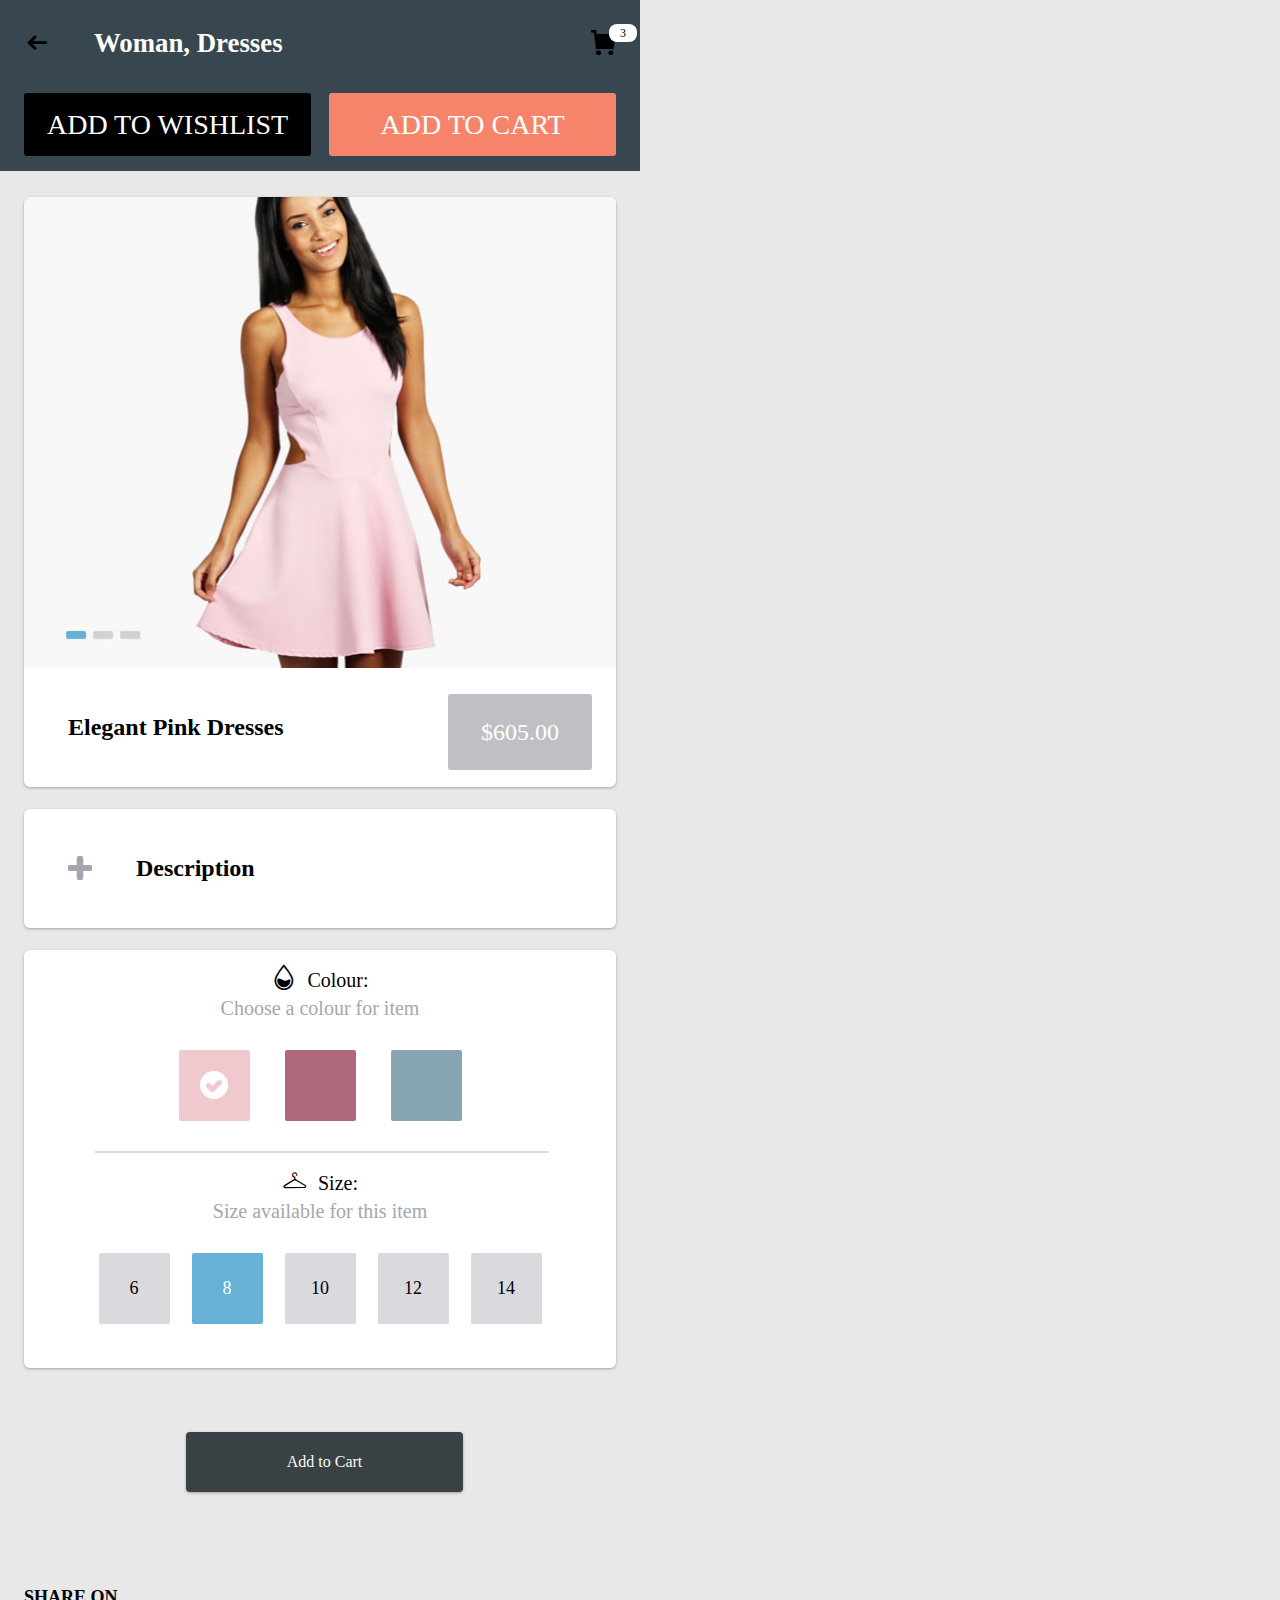
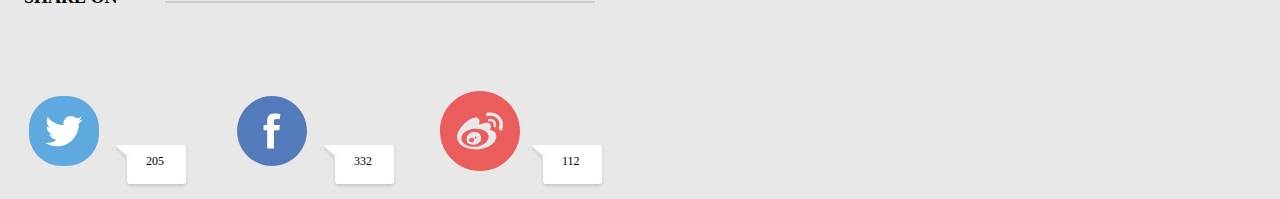
<file: lx/index.html>
<!DOCTYPE html>
<html lang="zh">
<head>
	<meta charset="UTF-8">
	<meta name="viewport" content="width=device-width, initial-scale=1.0">
	<meta http-equiv="X-UA-Compatible" content="ie=edge">
	<title>移动端商城</title>
	<link rel="stylesheet" href="css/common.css">
	<link rel="stylesheet" href="css/style.css">
	<link rel="stylesheet" href="font/iconfont.css">
	<script src="font/iconfont.js"></script>
	 <script>
	    window.onload = window.onresize = function(){
	        var view_width = document.getElementsByTagName('html')[0].getBoundingClientRect().width;
	        var _html = document.getElementsByTagName('html')[0];
	        view_width>640?_html.style.fontSize = 640 / 16 + 'px':_html.style.fontSize = view_width / 16 + 'px';
	    }
	</script>
	<style>
		.icon {
		  width: 2rem;
		  height: 2rem;
		  vertical-align: -0.15em;
		  fill: currentColor;
		  overflow: hidden;
		}
	</style>
</head>
<body>

	<header>
		<div class="top cearfix">
			<span class="iconfont fl">&#xe65d;</span>
			<h6 class="fl">Woman, Dresses</h6>
			<span class="iconfont icon-gouwuche fr"><i>3</i></span>
		</div>
		<div class="btn cearfix">
			<a href="#" class="btn1 fl">ADD TO WISHLIST</a><a href="#" class="btn2 fr">ADD TO CART</a>
		</div>
	</header>
	
<div class="bn">
	<div class="banner">
		<div>
			<img src="images/img.jpg" alt="">
		</div>
		<div class="bn_text">
			<p class="fl">Elegant Pink Dresses</p>
			<a href="#" class="fr">$605.00</a>
		</div>
	</div>
	
	<div class="banner">
		
		<div class="bn_text mt22">
			<p class="fl jia">Description</p>
			
		</div>
	</div>
	
	<div class="banner cl">
		<span class="iconfont icon-fenzu yd"></span>
		<p class="ccc">Colour:</p>
		<p class="ch">Choose a colour for item</p>
		<ul>
			<li class="lx"></li>
			<li class="lxx"></li>
			<li class="lxxx"></li>
		</ul>
		<hr>
		<span class="iconfont icon-V yd"></span>
		<p class="ccc">Size:</p>
		<p class="ch">Size available for this item</p>
		<ul class="ss">
			<li>6</li>
			<li class="active">8</li>
			<li>10</li>
			<li>12</li>
			<li class="yx">14</li>
		</ul>
	</div>
	<div class="add"><a href="">Add to Cart</a></div>
	<span class="sha">SHARE ON</span>
	<div class="hx"><hr></div>
	<div class="footer">
	<div class="jj">
	<svg class="icon" aria-hidden="true">
		<use xlink:href="#icon-twitter"></use>
	</svg>
	</div>
	<span>205</span>
	<div class="jj">
	<svg class="icon" aria-hidden="true">
		<use xlink:href="#icon-facebook"></use>
	</svg>
   	</div>
	<span>332</span>
	<div class="jj">
	<svg class="icon" aria-hidden="true">
		<use xlink:href="#icon-weibo"></use>
	</svg>
	</div>
	<span>112</span>
	</div>
</div>
</body>
</html>
</file>
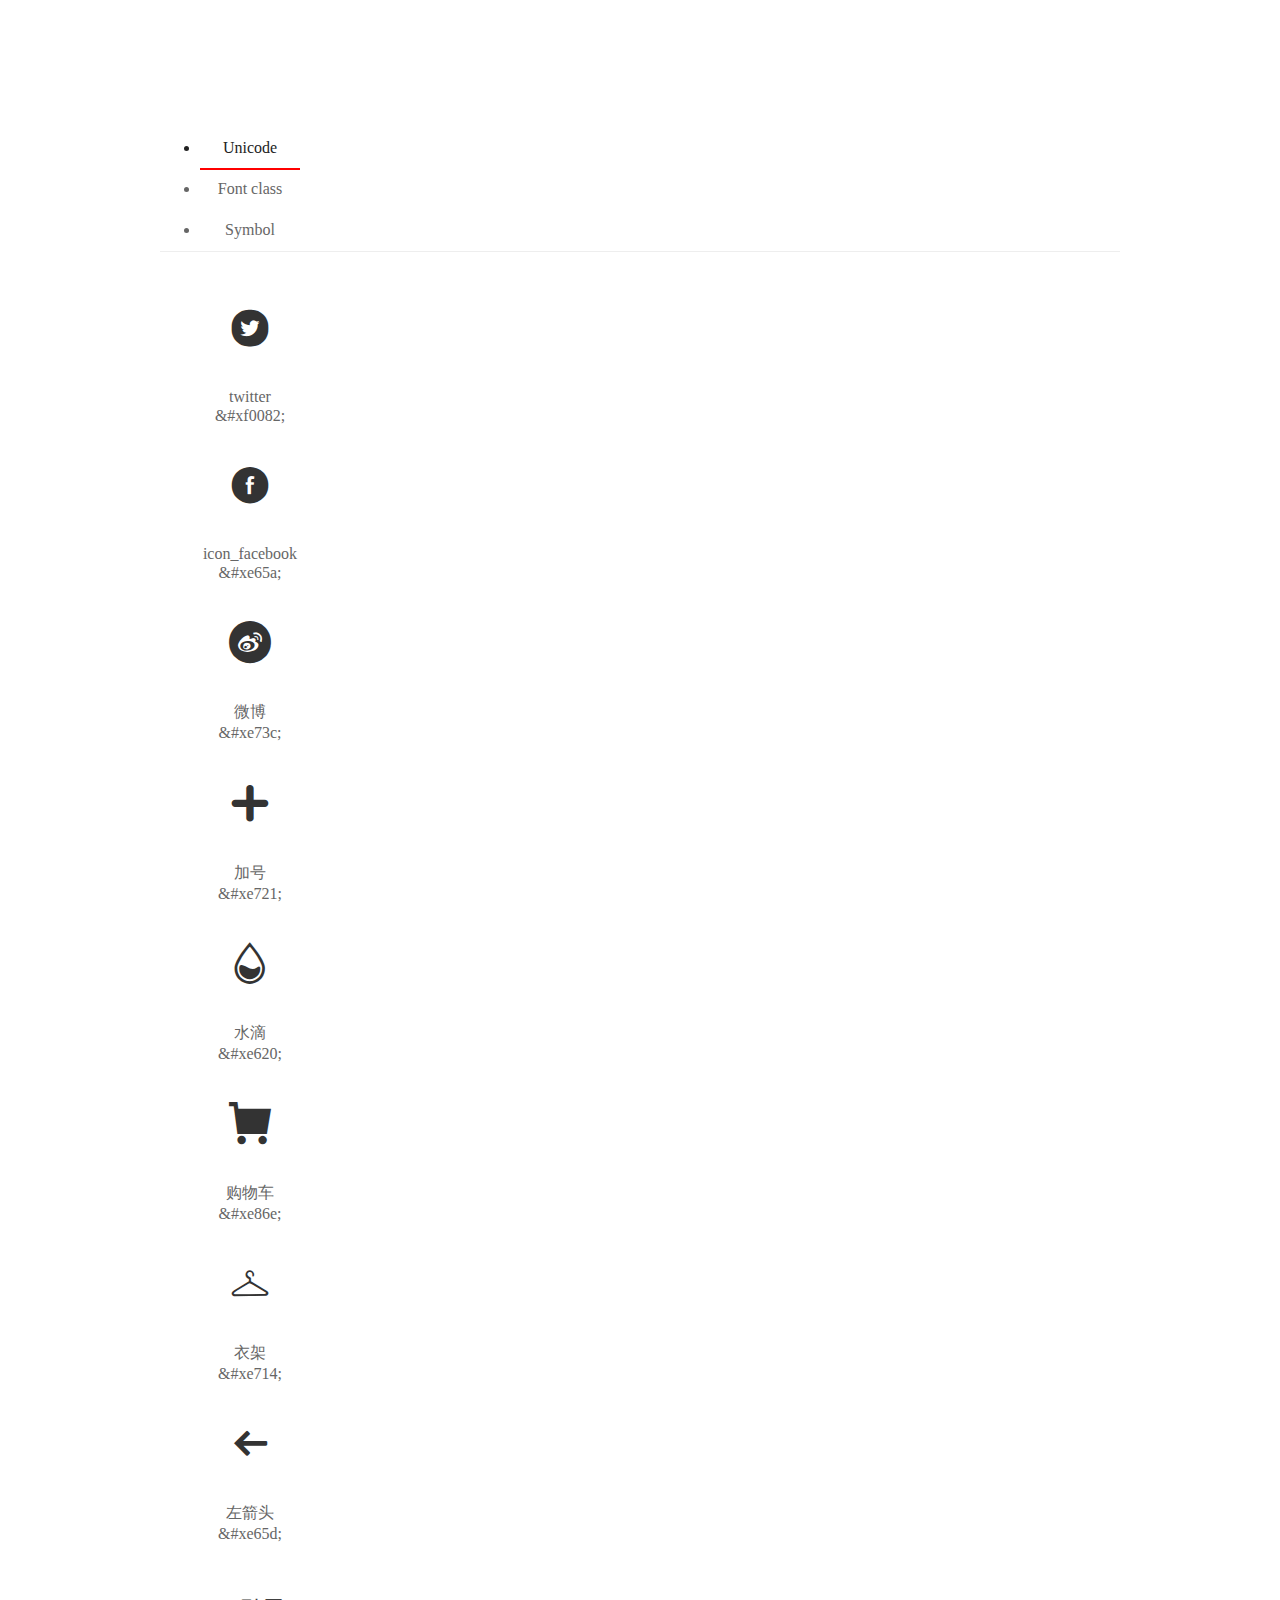
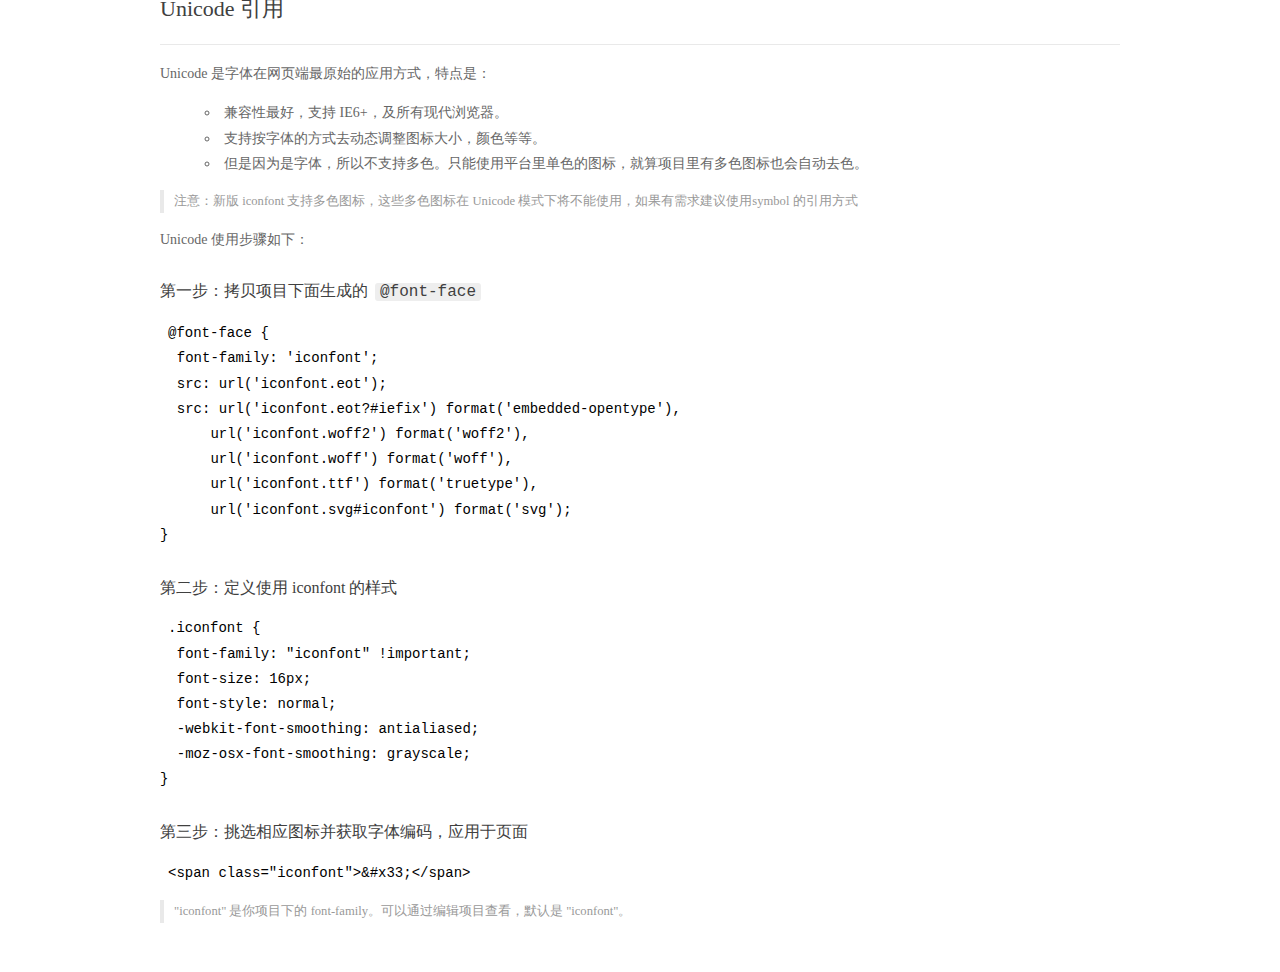
<file: lx/font/demo_index.html>
<!DOCTYPE html>
<html>
<head>
  <meta charset="utf-8"/>
  <title>IconFont Demo</title>
  <link rel="shortcut icon" href="https://img.alicdn.com/tps/i4/TB1_oz6GVXXXXaFXpXXJDFnIXXX-64-64.ico" type="image/x-icon"/>
  <link rel="stylesheet" href="https://g.alicdn.com/thx/cube/1.3.2/cube.min.css">
  <link rel="stylesheet" href="demo.css">
  <link rel="stylesheet" href="iconfont.css">
  <script src="iconfont.js"></script>
  <!-- jQuery -->
  <script src="https://a1.alicdn.com/oss/uploads/2018/12/26/7bfddb60-08e8-11e9-9b04-53e73bb6408b.js"></script>
  <!-- 代码高亮 -->
  <script src="https://a1.alicdn.com/oss/uploads/2018/12/26/a3f714d0-08e6-11e9-8a15-ebf944d7534c.js"></script>
</head>
<body>
  <div class="main">
    <h1 class="logo"><a href="https://www.iconfont.cn/" title="iconfont 首页" target="_blank">&#xe86b;</a></h1>
    <div class="nav-tabs">
      <ul id="tabs" class="dib-box">
        <li class="dib active"><span>Unicode</span></li>
        <li class="dib"><span>Font class</span></li>
        <li class="dib"><span>Symbol</span></li>
      </ul>
      
    </div>
    <div class="tab-container">
      <div class="content unicode" style="display: block;">
          <ul class="icon_lists dib-box">
          
            <li class="dib">
              <span class="icon iconfont">&#xf0082;</span>
                <div class="name">twitter</div>
                <div class="code-name">&amp;#xf0082;</div>
              </li>
          
            <li class="dib">
              <span class="icon iconfont">&#xe65a;</span>
                <div class="name">icon_facebook</div>
                <div class="code-name">&amp;#xe65a;</div>
              </li>
          
            <li class="dib">
              <span class="icon iconfont">&#xe73c;</span>
                <div class="name">微博</div>
                <div class="code-name">&amp;#xe73c;</div>
              </li>
          
            <li class="dib">
              <span class="icon iconfont">&#xe721;</span>
                <div class="name">加号</div>
                <div class="code-name">&amp;#xe721;</div>
              </li>
          
            <li class="dib">
              <span class="icon iconfont">&#xe620;</span>
                <div class="name">水滴</div>
                <div class="code-name">&amp;#xe620;</div>
              </li>
          
            <li class="dib">
              <span class="icon iconfont">&#xe86e;</span>
                <div class="name">购物车</div>
                <div class="code-name">&amp;#xe86e;</div>
              </li>
          
            <li class="dib">
              <span class="icon iconfont">&#xe714;</span>
                <div class="name">衣架</div>
                <div class="code-name">&amp;#xe714;</div>
              </li>
          
            <li class="dib">
              <span class="icon iconfont">&#xe65d;</span>
                <div class="name">左箭头</div>
                <div class="code-name">&amp;#xe65d;</div>
              </li>
          
          </ul>
          <div class="article markdown">
          <h2 id="unicode-">Unicode 引用</h2>
          <hr>

          <p>Unicode 是字体在网页端最原始的应用方式，特点是：</p>
          <ul>
            <li>兼容性最好，支持 IE6+，及所有现代浏览器。</li>
            <li>支持按字体的方式去动态调整图标大小，颜色等等。</li>
            <li>但是因为是字体，所以不支持多色。只能使用平台里单色的图标，就算项目里有多色图标也会自动去色。</li>
          </ul>
          <blockquote>
            <p>注意：新版 iconfont 支持多色图标，这些多色图标在 Unicode 模式下将不能使用，如果有需求建议使用symbol 的引用方式</p>
          </blockquote>
          <p>Unicode 使用步骤如下：</p>
          <h3 id="-font-face">第一步：拷贝项目下面生成的 <code>@font-face</code></h3>
<pre><code class="language-css"
>@font-face {
  font-family: 'iconfont';
  src: url('iconfont.eot');
  src: url('iconfont.eot?#iefix') format('embedded-opentype'),
      url('iconfont.woff2') format('woff2'),
      url('iconfont.woff') format('woff'),
      url('iconfont.ttf') format('truetype'),
      url('iconfont.svg#iconfont') format('svg');
}
</code></pre>
          <h3 id="-iconfont-">第二步：定义使用 iconfont 的样式</h3>
<pre><code class="language-css"
>.iconfont {
  font-family: "iconfont" !important;
  font-size: 16px;
  font-style: normal;
  -webkit-font-smoothing: antialiased;
  -moz-osx-font-smoothing: grayscale;
}
</code></pre>
          <h3 id="-">第三步：挑选相应图标并获取字体编码，应用于页面</h3>
<pre>
<code class="language-html"
>&lt;span class="iconfont"&gt;&amp;#x33;&lt;/span&gt;
</code></pre>
          <blockquote>
            <p>"iconfont" 是你项目下的 font-family。可以通过编辑项目查看，默认是 "iconfont"。</p>
          </blockquote>
          </div>
      </div>
      <div class="content font-class">
        <ul class="icon_lists dib-box">
          
          <li class="dib">
            <span class="icon iconfont icon-twitter"></span>
            <div class="name">
              twitter
            </div>
            <div class="code-name">.icon-twitter
            </div>
          </li>
          
          <li class="dib">
            <span class="icon iconfont icon-facebook"></span>
            <div class="name">
              icon_facebook
            </div>
            <div class="code-name">.icon-facebook
            </div>
          </li>
          
          <li class="dib">
            <span class="icon iconfont icon-weibo"></span>
            <div class="name">
              微博
            </div>
            <div class="code-name">.icon-weibo
            </div>
          </li>
          
          <li class="dib">
            <span class="icon iconfont icon-jiahao"></span>
            <div class="name">
              加号
            </div>
            <div class="code-name">.icon-jiahao
            </div>
          </li>
          
          <li class="dib">
            <span class="icon iconfont icon-fenzu"></span>
            <div class="name">
              水滴
            </div>
            <div class="code-name">.icon-fenzu
            </div>
          </li>
          
          <li class="dib">
            <span class="icon iconfont icon-gouwuche"></span>
            <div class="name">
              购物车
            </div>
            <div class="code-name">.icon-gouwuche
            </div>
          </li>
          
          <li class="dib">
            <span class="icon iconfont icon-V"></span>
            <div class="name">
              衣架
            </div>
            <div class="code-name">.icon-V
            </div>
          </li>
          
          <li class="dib">
            <span class="icon iconfont icon-arrowLeft-fill"></span>
            <div class="name">
              左箭头
            </div>
            <div class="code-name">.icon-arrowLeft-fill
            </div>
          </li>
          
        </ul>
        <div class="article markdown">
        <h2 id="font-class-">font-class 引用</h2>
        <hr>

        <p>font-class 是 Unicode 使用方式的一种变种，主要是解决 Unicode 书写不直观，语意不明确的问题。</p>
        <p>与 Unicode 使用方式相比，具有如下特点：</p>
        <ul>
          <li>兼容性良好，支持 IE8+，及所有现代浏览器。</li>
          <li>相比于 Unicode 语意明确，书写更直观。可以很容易分辨这个 icon 是什么。</li>
          <li>因为使用 class 来定义图标，所以当要替换图标时，只需要修改 class 里面的 Unicode 引用。</li>
          <li>不过因为本质上还是使用的字体，所以多色图标还是不支持的。</li>
        </ul>
        <p>使用步骤如下：</p>
        <h3 id="-fontclass-">第一步：引入项目下面生成的 fontclass 代码：</h3>
<pre><code class="language-html">&lt;link rel="stylesheet" href="./iconfont.css"&gt;
</code></pre>
        <h3 id="-">第二步：挑选相应图标并获取类名，应用于页面：</h3>
<pre><code class="language-html">&lt;span class="iconfont icon-xxx"&gt;&lt;/span&gt;
</code></pre>
        <blockquote>
          <p>"
            iconfont" 是你项目下的 font-family。可以通过编辑项目查看，默认是 "iconfont"。</p>
        </blockquote>
      </div>
      </div>
      <div class="content symbol">
          <ul class="icon_lists dib-box">
          
            <li class="dib">
                <svg class="icon svg-icon" aria-hidden="true">
                  <use xlink:href="#icon-twitter"></use>
                </svg>
                <div class="name">twitter</div>
                <div class="code-name">#icon-twitter</div>
            </li>
          
            <li class="dib">
                <svg class="icon svg-icon" aria-hidden="true">
                  <use xlink:href="#icon-facebook"></use>
                </svg>
                <div class="name">icon_facebook</div>
                <div class="code-name">#icon-facebook</div>
            </li>
          
            <li class="dib">
                <svg class="icon svg-icon" aria-hidden="true">
                  <use xlink:href="#icon-weibo"></use>
                </svg>
                <div class="name">微博</div>
                <div class="code-name">#icon-weibo</div>
            </li>
          
            <li class="dib">
                <svg class="icon svg-icon" aria-hidden="true">
                  <use xlink:href="#icon-jiahao"></use>
                </svg>
                <div class="name">加号</div>
                <div class="code-name">#icon-jiahao</div>
            </li>
          
            <li class="dib">
                <svg class="icon svg-icon" aria-hidden="true">
                  <use xlink:href="#icon-fenzu"></use>
                </svg>
                <div class="name">水滴</div>
                <div class="code-name">#icon-fenzu</div>
            </li>
          
            <li class="dib">
                <svg class="icon svg-icon" aria-hidden="true">
                  <use xlink:href="#icon-gouwuche"></use>
                </svg>
                <div class="name">购物车</div>
                <div class="code-name">#icon-gouwuche</div>
            </li>
          
            <li class="dib">
                <svg class="icon svg-icon" aria-hidden="true">
                  <use xlink:href="#icon-V"></use>
                </svg>
                <div class="name">衣架</div>
                <div class="code-name">#icon-V</div>
            </li>
          
            <li class="dib">
                <svg class="icon svg-icon" aria-hidden="true">
                  <use xlink:href="#icon-arrowLeft-fill"></use>
                </svg>
                <div class="name">左箭头</div>
                <div class="code-name">#icon-arrowLeft-fill</div>
            </li>
          
          </ul>
          <div class="article markdown">
          <h2 id="symbol-">Symbol 引用</h2>
          <hr>

          <p>这是一种全新的使用方式，应该说这才是未来的主流，也是平台目前推荐的用法。相关介绍可以参考这篇<a href="">文章</a>
            这种用法其实是做了一个 SVG 的集合，与另外两种相比具有如下特点：</p>
          <ul>
            <li>支持多色图标了，不再受单色限制。</li>
            <li>通过一些技巧，支持像字体那样，通过 <code>font-size</code>, <code>color</code> 来调整样式。</li>
            <li>兼容性较差，支持 IE9+，及现代浏览器。</li>
            <li>浏览器渲染 SVG 的性能一般，还不如 png。</li>
          </ul>
          <p>使用步骤如下：</p>
          <h3 id="-symbol-">第一步：引入项目下面生成的 symbol 代码：</h3>
<pre><code class="language-html">&lt;script src="./iconfont.js"&gt;&lt;/script&gt;
</code></pre>
          <h3 id="-css-">第二步：加入通用 CSS 代码（引入一次就行）：</h3>
<pre><code class="language-html">&lt;style&gt;
.icon {
  width: 1em;
  height: 1em;
  vertical-align: -0.15em;
  fill: currentColor;
  overflow: hidden;
}
&lt;/style&gt;
</code></pre>
          <h3 id="-">第三步：挑选相应图标并获取类名，应用于页面：</h3>
<pre><code class="language-html">&lt;svg class="icon" aria-hidden="true"&gt;
  &lt;use xlink:href="#icon-xxx"&gt;&lt;/use&gt;
&lt;/svg&gt;
</code></pre>
          </div>
      </div>

    </div>
  </div>
  <script>
  $(document).ready(function () {
      $('.tab-container .content:first').show()

      $('#tabs li').click(function (e) {
        var tabContent = $('.tab-container .content')
        var index = $(this).index()

        if ($(this).hasClass('active')) {
          return
        } else {
          $('#tabs li').removeClass('active')
          $(this).addClass('active')

          tabContent.hide().eq(index).fadeIn()
        }
      })
    })
  </script>
</body>
</html>
</file>
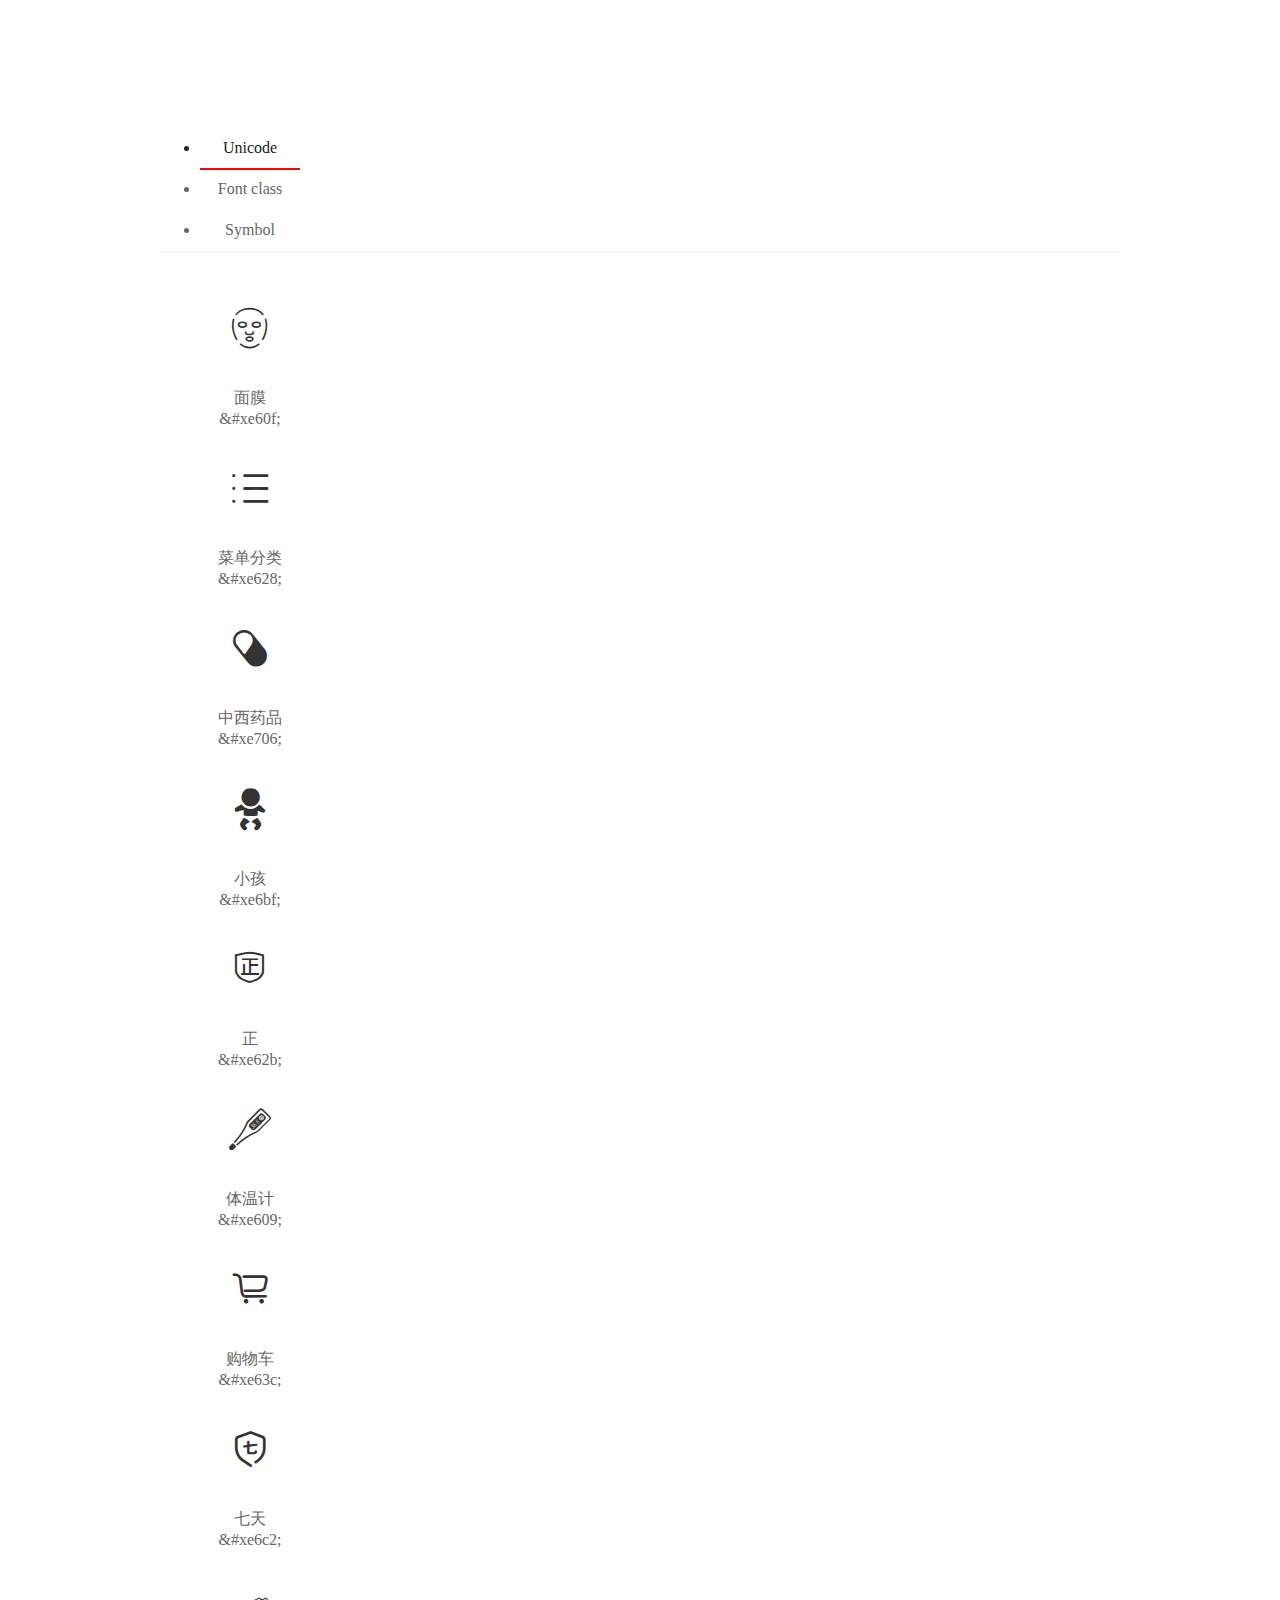
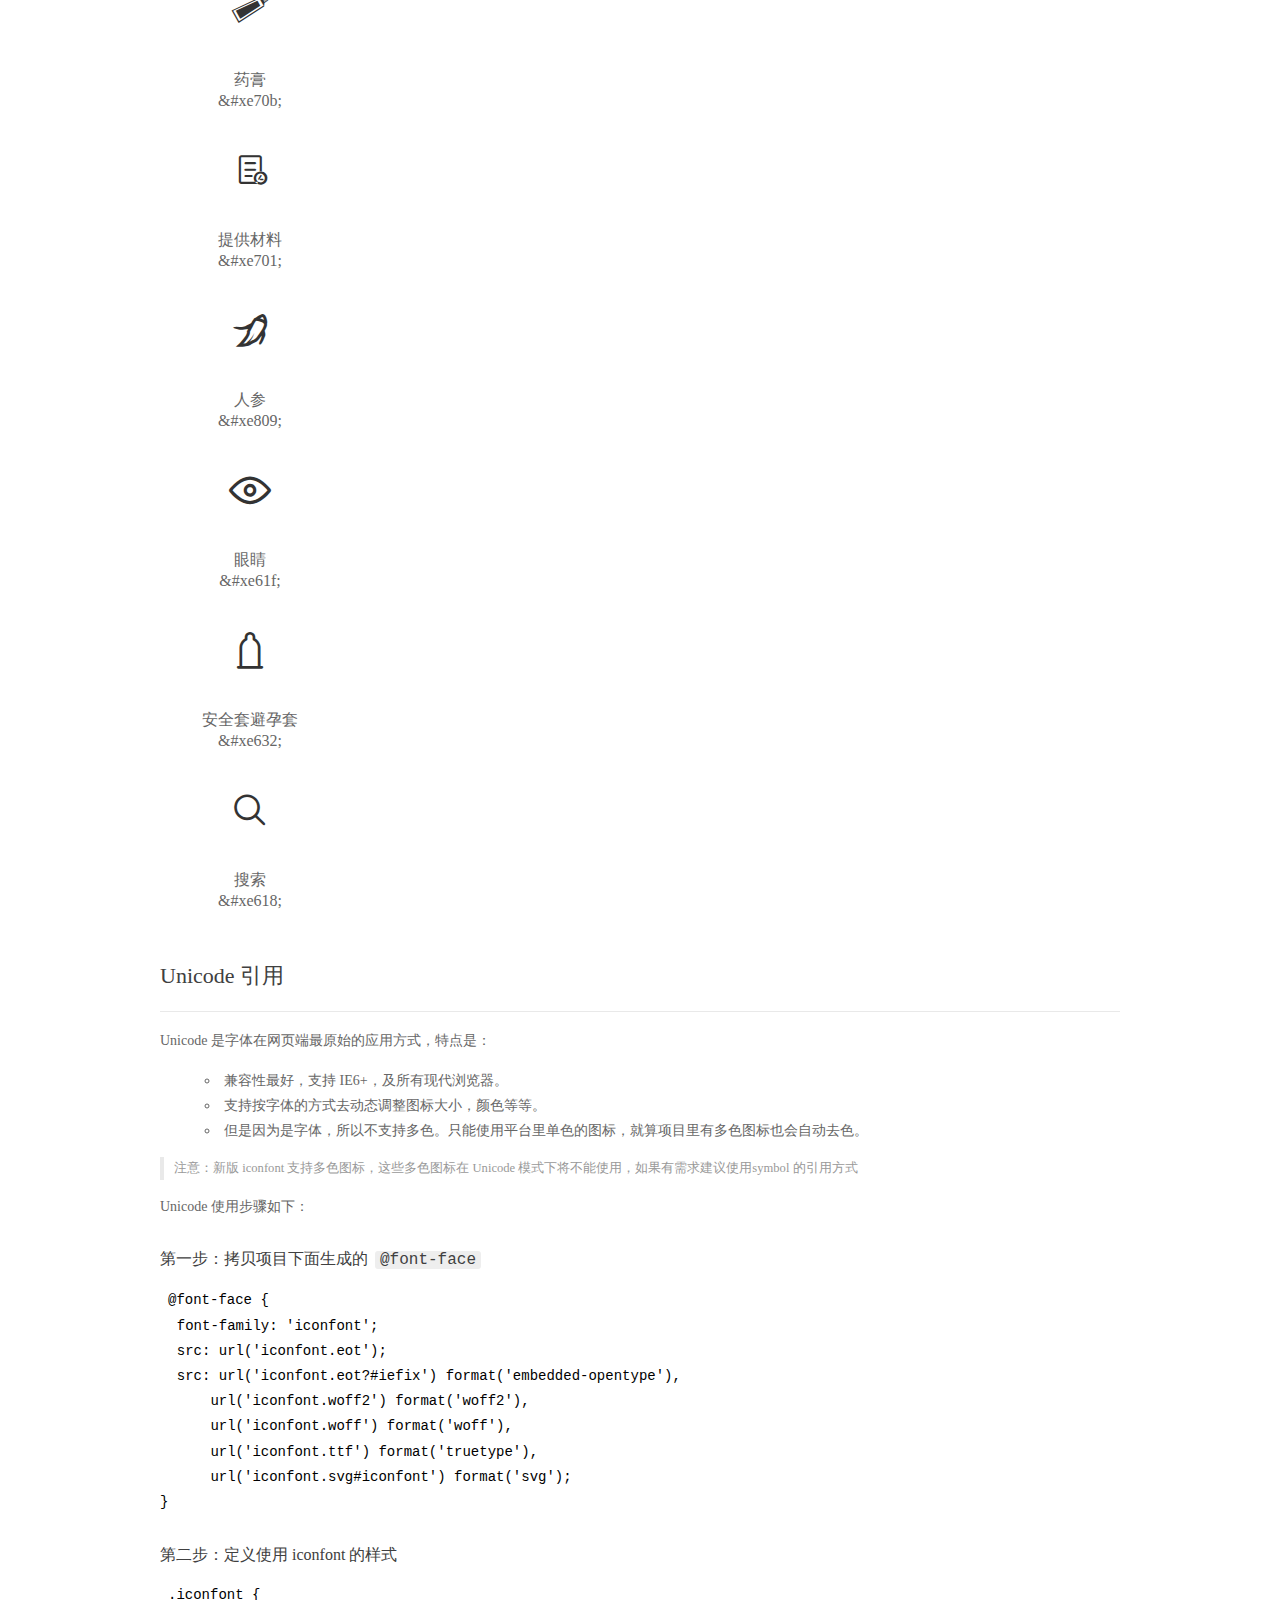
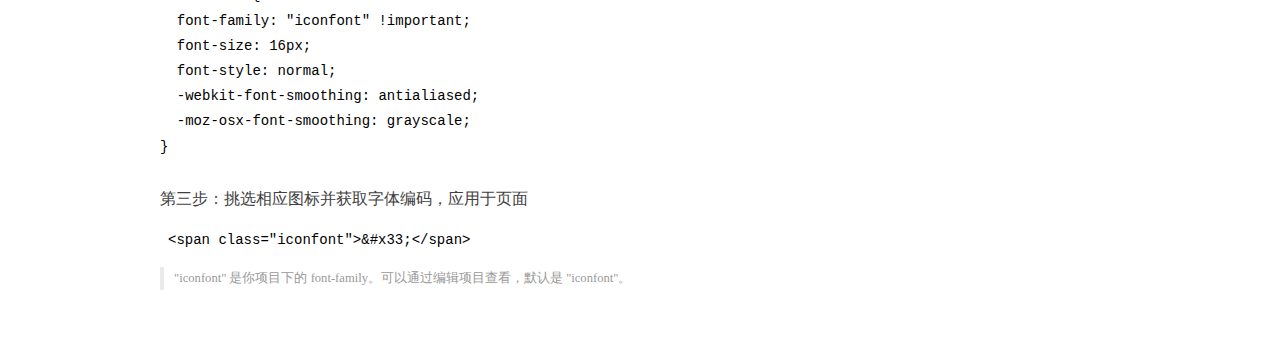
<file: yiyao/font/demo_index.html>
<!DOCTYPE html>
<html>
<head>
  <meta charset="utf-8"/>
  <title>IconFont Demo</title>
  <link rel="shortcut icon" href="https://img.alicdn.com/tps/i4/TB1_oz6GVXXXXaFXpXXJDFnIXXX-64-64.ico" type="image/x-icon"/>
  <link rel="stylesheet" href="https://g.alicdn.com/thx/cube/1.3.2/cube.min.css">
  <link rel="stylesheet" href="demo.css">
  <link rel="stylesheet" href="iconfont.css">
  <script src="iconfont.js"></script>
  <!-- jQuery -->
  <script src="https://a1.alicdn.com/oss/uploads/2018/12/26/7bfddb60-08e8-11e9-9b04-53e73bb6408b.js"></script>
  <!-- 代码高亮 -->
  <script src="https://a1.alicdn.com/oss/uploads/2018/12/26/a3f714d0-08e6-11e9-8a15-ebf944d7534c.js"></script>
</head>
<body>
  <div class="main">
    <h1 class="logo"><a href="https://www.iconfont.cn/" title="iconfont 首页" target="_blank">&#xe86b;</a></h1>
    <div class="nav-tabs">
      <ul id="tabs" class="dib-box">
        <li class="dib active"><span>Unicode</span></li>
        <li class="dib"><span>Font class</span></li>
        <li class="dib"><span>Symbol</span></li>
      </ul>
      
    </div>
    <div class="tab-container">
      <div class="content unicode" style="display: block;">
          <ul class="icon_lists dib-box">
          
            <li class="dib">
              <span class="icon iconfont">&#xe60f;</span>
                <div class="name">面膜</div>
                <div class="code-name">&amp;#xe60f;</div>
              </li>
          
            <li class="dib">
              <span class="icon iconfont">&#xe628;</span>
                <div class="name">菜单分类</div>
                <div class="code-name">&amp;#xe628;</div>
              </li>
          
            <li class="dib">
              <span class="icon iconfont">&#xe706;</span>
                <div class="name">中西药品</div>
                <div class="code-name">&amp;#xe706;</div>
              </li>
          
            <li class="dib">
              <span class="icon iconfont">&#xe6bf;</span>
                <div class="name">小孩</div>
                <div class="code-name">&amp;#xe6bf;</div>
              </li>
          
            <li class="dib">
              <span class="icon iconfont">&#xe62b;</span>
                <div class="name">正</div>
                <div class="code-name">&amp;#xe62b;</div>
              </li>
          
            <li class="dib">
              <span class="icon iconfont">&#xe609;</span>
                <div class="name">体温计</div>
                <div class="code-name">&amp;#xe609;</div>
              </li>
          
            <li class="dib">
              <span class="icon iconfont">&#xe63c;</span>
                <div class="name">购物车</div>
                <div class="code-name">&amp;#xe63c;</div>
              </li>
          
            <li class="dib">
              <span class="icon iconfont">&#xe6c2;</span>
                <div class="name">七天</div>
                <div class="code-name">&amp;#xe6c2;</div>
              </li>
          
            <li class="dib">
              <span class="icon iconfont">&#xe70b;</span>
                <div class="name">药膏</div>
                <div class="code-name">&amp;#xe70b;</div>
              </li>
          
            <li class="dib">
              <span class="icon iconfont">&#xe701;</span>
                <div class="name">提供材料</div>
                <div class="code-name">&amp;#xe701;</div>
              </li>
          
            <li class="dib">
              <span class="icon iconfont">&#xe809;</span>
                <div class="name">人参</div>
                <div class="code-name">&amp;#xe809;</div>
              </li>
          
            <li class="dib">
              <span class="icon iconfont">&#xe61f;</span>
                <div class="name">眼睛</div>
                <div class="code-name">&amp;#xe61f;</div>
              </li>
          
            <li class="dib">
              <span class="icon iconfont">&#xe632;</span>
                <div class="name">安全套避孕套</div>
                <div class="code-name">&amp;#xe632;</div>
              </li>
          
            <li class="dib">
              <span class="icon iconfont">&#xe618;</span>
                <div class="name">搜索</div>
                <div class="code-name">&amp;#xe618;</div>
              </li>
          
          </ul>
          <div class="article markdown">
          <h2 id="unicode-">Unicode 引用</h2>
          <hr>

          <p>Unicode 是字体在网页端最原始的应用方式，特点是：</p>
          <ul>
            <li>兼容性最好，支持 IE6+，及所有现代浏览器。</li>
            <li>支持按字体的方式去动态调整图标大小，颜色等等。</li>
            <li>但是因为是字体，所以不支持多色。只能使用平台里单色的图标，就算项目里有多色图标也会自动去色。</li>
          </ul>
          <blockquote>
            <p>注意：新版 iconfont 支持多色图标，这些多色图标在 Unicode 模式下将不能使用，如果有需求建议使用symbol 的引用方式</p>
          </blockquote>
          <p>Unicode 使用步骤如下：</p>
          <h3 id="-font-face">第一步：拷贝项目下面生成的 <code>@font-face</code></h3>
<pre><code class="language-css"
>@font-face {
  font-family: 'iconfont';
  src: url('iconfont.eot');
  src: url('iconfont.eot?#iefix') format('embedded-opentype'),
      url('iconfont.woff2') format('woff2'),
      url('iconfont.woff') format('woff'),
      url('iconfont.ttf') format('truetype'),
      url('iconfont.svg#iconfont') format('svg');
}
</code></pre>
          <h3 id="-iconfont-">第二步：定义使用 iconfont 的样式</h3>
<pre><code class="language-css"
>.iconfont {
  font-family: "iconfont" !important;
  font-size: 16px;
  font-style: normal;
  -webkit-font-smoothing: antialiased;
  -moz-osx-font-smoothing: grayscale;
}
</code></pre>
          <h3 id="-">第三步：挑选相应图标并获取字体编码，应用于页面</h3>
<pre>
<code class="language-html"
>&lt;span class="iconfont"&gt;&amp;#x33;&lt;/span&gt;
</code></pre>
          <blockquote>
            <p>"iconfont" 是你项目下的 font-family。可以通过编辑项目查看，默认是 "iconfont"。</p>
          </blockquote>
          </div>
      </div>
      <div class="content font-class">
        <ul class="icon_lists dib-box">
          
          <li class="dib">
            <span class="icon iconfont icon-mianmo"></span>
            <div class="name">
              面膜
            </div>
            <div class="code-name">.icon-mianmo
            </div>
          </li>
          
          <li class="dib">
            <span class="icon iconfont icon-caidanfenlei"></span>
            <div class="name">
              菜单分类
            </div>
            <div class="code-name">.icon-caidanfenlei
            </div>
          </li>
          
          <li class="dib">
            <span class="icon iconfont icon-zhongxiyaopin"></span>
            <div class="name">
              中西药品
            </div>
            <div class="code-name">.icon-zhongxiyaopin
            </div>
          </li>
          
          <li class="dib">
            <span class="icon iconfont icon-xiaohai"></span>
            <div class="name">
              小孩
            </div>
            <div class="code-name">.icon-xiaohai
            </div>
          </li>
          
          <li class="dib">
            <span class="icon iconfont icon-Page"></span>
            <div class="name">
              正
            </div>
            <div class="code-name">.icon-Page
            </div>
          </li>
          
          <li class="dib">
            <span class="icon iconfont icon-tiwenji"></span>
            <div class="name">
              体温计
            </div>
            <div class="code-name">.icon-tiwenji
            </div>
          </li>
          
          <li class="dib">
            <span class="icon iconfont icon-gouwuche"></span>
            <div class="name">
              购物车
            </div>
            <div class="code-name">.icon-gouwuche
            </div>
          </li>
          
          <li class="dib">
            <span class="icon iconfont icon-qitian"></span>
            <div class="name">
              七天
            </div>
            <div class="code-name">.icon-qitian
            </div>
          </li>
          
          <li class="dib">
            <span class="icon iconfont icon-V"></span>
            <div class="name">
              药膏
            </div>
            <div class="code-name">.icon-V
            </div>
          </li>
          
          <li class="dib">
            <span class="icon iconfont icon-tigongcailiao"></span>
            <div class="name">
              提供材料
            </div>
            <div class="code-name">.icon-tigongcailiao
            </div>
          </li>
          
          <li class="dib">
            <span class="icon iconfont icon-rencan"></span>
            <div class="name">
              人参
            </div>
            <div class="code-name">.icon-rencan
            </div>
          </li>
          
          <li class="dib">
            <span class="icon iconfont icon-yanjing"></span>
            <div class="name">
              眼睛
            </div>
            <div class="code-name">.icon-yanjing
            </div>
          </li>
          
          <li class="dib">
            <span class="icon iconfont icon-anquantaobiyuntao"></span>
            <div class="name">
              安全套避孕套
            </div>
            <div class="code-name">.icon-anquantaobiyuntao
            </div>
          </li>
          
          <li class="dib">
            <span class="icon iconfont icon-sousuo"></span>
            <div class="name">
              搜索
            </div>
            <div class="code-name">.icon-sousuo
            </div>
          </li>
          
        </ul>
        <div class="article markdown">
        <h2 id="font-class-">font-class 引用</h2>
        <hr>

        <p>font-class 是 Unicode 使用方式的一种变种，主要是解决 Unicode 书写不直观，语意不明确的问题。</p>
        <p>与 Unicode 使用方式相比，具有如下特点：</p>
        <ul>
          <li>兼容性良好，支持 IE8+，及所有现代浏览器。</li>
          <li>相比于 Unicode 语意明确，书写更直观。可以很容易分辨这个 icon 是什么。</li>
          <li>因为使用 class 来定义图标，所以当要替换图标时，只需要修改 class 里面的 Unicode 引用。</li>
          <li>不过因为本质上还是使用的字体，所以多色图标还是不支持的。</li>
        </ul>
        <p>使用步骤如下：</p>
        <h3 id="-fontclass-">第一步：引入项目下面生成的 fontclass 代码：</h3>
<pre><code class="language-html">&lt;link rel="stylesheet" href="./iconfont.css"&gt;
</code></pre>
        <h3 id="-">第二步：挑选相应图标并获取类名，应用于页面：</h3>
<pre><code class="language-html">&lt;span class="iconfont icon-xxx"&gt;&lt;/span&gt;
</code></pre>
        <blockquote>
          <p>"
            iconfont" 是你项目下的 font-family。可以通过编辑项目查看，默认是 "iconfont"。</p>
        </blockquote>
      </div>
      </div>
      <div class="content symbol">
          <ul class="icon_lists dib-box">
          
            <li class="dib">
                <svg class="icon svg-icon" aria-hidden="true">
                  <use xlink:href="#icon-mianmo"></use>
                </svg>
                <div class="name">面膜</div>
                <div class="code-name">#icon-mianmo</div>
            </li>
          
            <li class="dib">
                <svg class="icon svg-icon" aria-hidden="true">
                  <use xlink:href="#icon-caidanfenlei"></use>
                </svg>
                <div class="name">菜单分类</div>
                <div class="code-name">#icon-caidanfenlei</div>
            </li>
          
            <li class="dib">
                <svg class="icon svg-icon" aria-hidden="true">
                  <use xlink:href="#icon-zhongxiyaopin"></use>
                </svg>
                <div class="name">中西药品</div>
                <div class="code-name">#icon-zhongxiyaopin</div>
            </li>
          
            <li class="dib">
                <svg class="icon svg-icon" aria-hidden="true">
                  <use xlink:href="#icon-xiaohai"></use>
                </svg>
                <div class="name">小孩</div>
                <div class="code-name">#icon-xiaohai</div>
            </li>
          
            <li class="dib">
                <svg class="icon svg-icon" aria-hidden="true">
                  <use xlink:href="#icon-Page"></use>
                </svg>
                <div class="name">正</div>
                <div class="code-name">#icon-Page</div>
            </li>
          
            <li class="dib">
                <svg class="icon svg-icon" aria-hidden="true">
                  <use xlink:href="#icon-tiwenji"></use>
                </svg>
                <div class="name">体温计</div>
                <div class="code-name">#icon-tiwenji</div>
            </li>
          
            <li class="dib">
                <svg class="icon svg-icon" aria-hidden="true">
                  <use xlink:href="#icon-gouwuche"></use>
                </svg>
                <div class="name">购物车</div>
                <div class="code-name">#icon-gouwuche</div>
            </li>
          
            <li class="dib">
                <svg class="icon svg-icon" aria-hidden="true">
                  <use xlink:href="#icon-qitian"></use>
                </svg>
                <div class="name">七天</div>
                <div class="code-name">#icon-qitian</div>
            </li>
          
            <li class="dib">
                <svg class="icon svg-icon" aria-hidden="true">
                  <use xlink:href="#icon-V"></use>
                </svg>
                <div class="name">药膏</div>
                <div class="code-name">#icon-V</div>
            </li>
          
            <li class="dib">
                <svg class="icon svg-icon" aria-hidden="true">
                  <use xlink:href="#icon-tigongcailiao"></use>
                </svg>
                <div class="name">提供材料</div>
                <div class="code-name">#icon-tigongcailiao</div>
            </li>
          
            <li class="dib">
                <svg class="icon svg-icon" aria-hidden="true">
                  <use xlink:href="#icon-rencan"></use>
                </svg>
                <div class="name">人参</div>
                <div class="code-name">#icon-rencan</div>
            </li>
          
            <li class="dib">
                <svg class="icon svg-icon" aria-hidden="true">
                  <use xlink:href="#icon-yanjing"></use>
                </svg>
                <div class="name">眼睛</div>
                <div class="code-name">#icon-yanjing</div>
            </li>
          
            <li class="dib">
                <svg class="icon svg-icon" aria-hidden="true">
                  <use xlink:href="#icon-anquantaobiyuntao"></use>
                </svg>
                <div class="name">安全套避孕套</div>
                <div class="code-name">#icon-anquantaobiyuntao</div>
            </li>
          
            <li class="dib">
                <svg class="icon svg-icon" aria-hidden="true">
                  <use xlink:href="#icon-sousuo"></use>
                </svg>
                <div class="name">搜索</div>
                <div class="code-name">#icon-sousuo</div>
            </li>
          
          </ul>
          <div class="article markdown">
          <h2 id="symbol-">Symbol 引用</h2>
          <hr>

          <p>这是一种全新的使用方式，应该说这才是未来的主流，也是平台目前推荐的用法。相关介绍可以参考这篇<a href="">文章</a>
            这种用法其实是做了一个 SVG 的集合，与另外两种相比具有如下特点：</p>
          <ul>
            <li>支持多色图标了，不再受单色限制。</li>
            <li>通过一些技巧，支持像字体那样，通过 <code>font-size</code>, <code>color</code> 来调整样式。</li>
            <li>兼容性较差，支持 IE9+，及现代浏览器。</li>
            <li>浏览器渲染 SVG 的性能一般，还不如 png。</li>
          </ul>
          <p>使用步骤如下：</p>
          <h3 id="-symbol-">第一步：引入项目下面生成的 symbol 代码：</h3>
<pre><code class="language-html">&lt;script src="./iconfont.js"&gt;&lt;/script&gt;
</code></pre>
          <h3 id="-css-">第二步：加入通用 CSS 代码（引入一次就行）：</h3>
<pre><code class="language-html">&lt;style&gt;
.icon {
  width: 1em;
  height: 1em;
  vertical-align: -0.15em;
  fill: currentColor;
  overflow: hidden;
}
&lt;/style&gt;
</code></pre>
          <h3 id="-">第三步：挑选相应图标并获取类名，应用于页面：</h3>
<pre><code class="language-html">&lt;svg class="icon" aria-hidden="true"&gt;
  &lt;use xlink:href="#icon-xxx"&gt;&lt;/use&gt;
&lt;/svg&gt;
</code></pre>
          </div>
      </div>

    </div>
  </div>
  <script>
  $(document).ready(function () {
      $('.tab-container .content:first').show()

      $('#tabs li').click(function (e) {
        var tabContent = $('.tab-container .content')
        var index = $(this).index()

        if ($(this).hasClass('active')) {
          return
        } else {
          $('#tabs li').removeClass('active')
          $(this).addClass('active')

          tabContent.hide().eq(index).fadeIn()
        }
      })
    })
  </script>
</body>
</html>
</file>
<file: lx/css/common.css>
*{
	margin: 0;
	padding: 0;
}
ul{
	list-style: none;
}
a{
	text-decoration: none;
}
img{
	vertical-align: middle;
}
em,i{
	font-style: normal;
}
.fl{
	float: left;
}
.fr{
	float: right;
}
.cearfix:after{
	content: '';
	display: block;
	clear: both;
}
</file>
<file: lx/css/style.css>
body{
	background-color: #E8E8E8;
}
header{
	background-color: #38474F;
	padding: 0.75rem 0.6rem 0.375rem 0.6rem;
	position: fixed;
	left: 0; top: 0;
	width: 16rem;
	box-sizing: border-box;

}
header h6{
	color: #fff;
	margin-left: 1.125rem;
}

header span{
	font-size: 0.625rem;
	position: relative;
}
header span i{
	width: 0.7rem;
	height: 0.45rem;
	background-color: #fff;
	position: absolute;
	right: -0.525rem; top:-0.15rem;
	border-radius: 8px;
	font-size: 12px;
	color: black;
	text-align: center;
	line-height: 0.45rem;
}
header .top{
     line-height: 0.65rem;
	 margin-bottom: 0.925rem;
}

header .btn a{
	width: 7.175rem;

	height: 1.575rem; 
	line-height: 1.575rem;
	font-size: 0.7rem;
	text-align: center;
	color: #fff;
	border-radius: 3px;
}
header .btn .btn2{
	background-color: #F6846A;
}
header .btn .btn1{
	background-color: black;
}
.bn{
	margin-top:4.925rem;
	box-sizing: border-box;
	padding: 0 0.6rem;
	
}
.banner{
	width: 14.8rem;
	border-radius: 6px;
	background-color: #fff;
	box-shadow: 0 1px 3px rgba(0,0,0,.3);
}
.banner img{
	width: 14.8rem;
}
.banner .bn_text{
	height: 1.675rem;
	line-height: 1.675rem;
	padding: 0.65rem 0;
	font-size: 0.6rem;
}
.bn_text p{
	margin-left: 1.1rem;
	font-weight: bold;
}
.bn_text a{
	margin-right: 0.6rem;
	width: 3.6rem;
	height: 1.9rem;
	background-color: #BFBFC4;
	text-align: center;
	line-height: 1.9rem;
	color: #fff;
	border-radius: 3px;
}
.mt22{
	margin: 0.55rem 0;
}
.jia{
		background: url(../images/jia.jpg) no-repeat 0 center;
		padding-left: 1.7rem;
		background-size: 0.6rem 0.6rem;
}
.cl{
	text-align: center;
}
.cl .ccc{
	display: inline-block;
	font-size: 0.5rem;
}
.cl .yd{
	font-size: 0.65rem;
}
.cl .ch{
	font-size: 0.5rem;
	color: #A6A6AD;
}
.cl ul{
	margin-top: 0.75rem;
}
.cl ul li{
	width: 1.775rem;
	height: 1.775rem;
	display: inline-block;
	margin-right: 0.625rem;
	border-radius: 2px;
}
.cl ul li.lx{
	background: url(../images/dg.jpg) no-repeat center center #F0C9CE;
}
.cl ul li.lxx{
	background-color: #AF687A;
}
.cl ul li.lxxx{
	background-color: #87A6B2;
	margin-right: 0;
}
.cl hr{
	width: 11.35rem;
	height: 2px;
	background-color: #DCDCDC;
	margin-top: 0.5rem;
	margin-left: 1.775rem;
	border: none;
}
.cl .ss li{
	background-color: #DADADE;
	margin-right: 0.3rem;
	font-size: 0.45rem;
	line-height: 1.775rem;
	text-align: center;
	margin-bottom: 1.1rem;
}
.cl .ss li.active{
	background-color: #67B0D6;
	color: #FFFFFF;
}
.cl .ss li.yx{
	margin-right: 0;
}
.add{
	box-shadow: 0 1px 3px rgba(0,0,0,.3);
	width: 6.925rem;
	height: 1.5rem;
	line-height: 1.5rem;
	background-color: #3A4144;
	border-radius: 4px;
	margin-left: 4.05rem;
	margin-top: 1.6rem;
	text-align: center;
	font-size: 0.4rem;
	margin-bottom: 1.85rem;
}
.add a{
	color: #F8F8F8;
}
.sha{
	font-size: 0.45rem;
	font-weight: bold;
}
.hx{
	display: inline-block;
}
.hx hr{
	width: 10.75rem;
	height: 2px;
	background-color:#C9CBCC;
	border: none;
	margin-left: 0.925rem;
}
.footer span{
	font-size: 0.3rem;
	display: inline-block;
	width: 1.9rem;
	height: 1.125rem;
	background: url(../images/dh.jpg) no-repeat left center;
	padding-left: 0.8rem;
	padding-top: 0.5rem;
	margin-top: -20px;
}
.footer .jj{
	margin-top: 58px;
	padding-top: 20px;
	display: inline-block;
}
</file>
<file: lx/font/iconfont.css>
@font-face {font-family: "iconfont";
  src: url('iconfont.eot?t=1608622210323'); /* IE9 */
  src: url('iconfont.eot?t=1608622210323#iefix') format('embedded-opentype'), /* IE6-IE8 */
  url('[data-uri]') format('woff2'),
  url('iconfont.woff?t=1608622210323') format('woff'),
  url('iconfont.ttf?t=1608622210323') format('truetype'), /* chrome, firefox, opera, Safari, Android, iOS 4.2+ */
  url('iconfont.svg?t=1608622210323#iconfont') format('svg'); /* iOS 4.1- */
}

.iconfont {
  font-family: "iconfont" !important;
  font-style: normal;
  -webkit-font-smoothing: antialiased;
  -moz-osx-font-smoothing: grayscale;
}

.icon-twitter:before {
  content: "\f0082";
}

.icon-facebook:before {
  content: "\e65a";
}

.icon-weibo:before {
  content: "\e73c";
}

.icon-jiahao:before {
  content: "\e721";
}

.icon-fenzu:before {
  content: "\e620";
}

.icon-gouwuche:before {
  content: "\e86e";
}

.icon-V:before {
  content: "\e714";
}

.icon-arrowLeft-fill:before {
  content: "\e65d";
}
</file>
<file: lx/font/demo.css>
/* Logo 字体 */
@font-face {
  font-family: "iconfont logo";
  src: url('https://at.alicdn.com/t/font_985780_km7mi63cihi.eot?t=1545807318834');
  src: url('https://at.alicdn.com/t/font_985780_km7mi63cihi.eot?t=1545807318834#iefix') format('embedded-opentype'),
    url('https://at.alicdn.com/t/font_985780_km7mi63cihi.woff?t=1545807318834') format('woff'),
    url('https://at.alicdn.com/t/font_985780_km7mi63cihi.ttf?t=1545807318834') format('truetype'),
    url('https://at.alicdn.com/t/font_985780_km7mi63cihi.svg?t=1545807318834#iconfont') format('svg');
}

.logo {
  font-family: "iconfont logo";
  font-size: 160px;
  font-style: normal;
  -webkit-font-smoothing: antialiased;
  -moz-osx-font-smoothing: grayscale;
}

/* tabs */
.nav-tabs {
  position: relative;
}

.nav-tabs .nav-more {
  position: absolute;
  right: 0;
  bottom: 0;
  height: 42px;
  line-height: 42px;
  color: #666;
}

#tabs {
  border-bottom: 1px solid #eee;
}

#tabs li {
  cursor: pointer;
  width: 100px;
  height: 40px;
  line-height: 40px;
  text-align: center;
  font-size: 16px;
  border-bottom: 2px solid transparent;
  position: relative;
  z-index: 1;
  margin-bottom: -1px;
  color: #666;
}


#tabs .active {
  border-bottom-color: #f00;
  color: #222;
}

.tab-container .content {
  display: none;
}

/* 页面布局 */
.main {
  padding: 30px 100px;
  width: 960px;
  margin: 0 auto;
}

.main .logo {
  color: #333;
  text-align: left;
  margin-bottom: 30px;
  line-height: 1;
  height: 110px;
  margin-top: -50px;
  overflow: hidden;
  *zoom: 1;
}

.main .logo a {
  font-size: 160px;
  color: #333;
}

.helps {
  margin-top: 40px;
}

.helps pre {
  padding: 20px;
  margin: 10px 0;
  border: solid 1px #e7e1cd;
  background-color: #fffdef;
  overflow: auto;
}

.icon_lists {
  width: 100% !important;
  overflow: hidden;
  *zoom: 1;
}

.icon_lists li {
  width: 100px;
  margin-bottom: 10px;
  margin-right: 20px;
  text-align: center;
  list-style: none !important;
  cursor: default;
}

.icon_lists li .code-name {
  line-height: 1.2;
}

.icon_lists .icon {
  display: block;
  height: 100px;
  line-height: 100px;
  font-size: 42px;
  margin: 10px auto;
  color: #333;
  -webkit-transition: font-size 0.25s linear, width 0.25s linear;
  -moz-transition: font-size 0.25s linear, width 0.25s linear;
  transition: font-size 0.25s linear, width 0.25s linear;
}

.icon_lists .icon:hover {
  font-size: 100px;
}

.icon_lists .svg-icon {
  /* 通过设置 font-size 来改变图标大小 */
  width: 1em;
  /* 图标和文字相邻时，垂直对齐 */
  vertical-align: -0.15em;
  /* 通过设置 color 来改变 SVG 的颜色/fill */
  fill: currentColor;
  /* path 和 stroke 溢出 viewBox 部分在 IE 下会显示
      normalize.css 中也包含这行 */
  overflow: hidden;
}

.icon_lists li .name,
.icon_lists li .code-name {
  color: #666;
}

/* markdown 样式 */
.markdown {
  color: #666;
  font-size: 14px;
  line-height: 1.8;
}

.highlight {
  line-height: 1.5;
}

.markdown img {
  vertical-align: middle;
  max-width: 100%;
}

.markdown h1 {
  color: #404040;
  font-weight: 500;
  line-height: 40px;
  margin-bottom: 24px;
}

.markdown h2,
.markdown h3,
.markdown h4,
.markdown h5,
.markdown h6 {
  color: #404040;
  margin: 1.6em 0 0.6em 0;
  font-weight: 500;
  clear: both;
}

.markdown h1 {
  font-size: 28px;
}

.markdown h2 {
  font-size: 22px;
}

.markdown h3 {
  font-size: 16px;
}

.markdown h4 {
  font-size: 14px;
}

.markdown h5 {
  font-size: 12px;
}

.markdown h6 {
  font-size: 12px;
}

.markdown hr {
  height: 1px;
  border: 0;
  background: #e9e9e9;
  margin: 16px 0;
  clear: both;
}

.markdown p {
  margin: 1em 0;
}

.markdown>p,
.markdown>blockquote,
.markdown>.highlight,
.markdown>ol,
.markdown>ul {
  width: 80%;
}

.markdown ul>li {
  list-style: circle;
}

.markdown>ul li,
.markdown blockquote ul>li {
  margin-left: 20px;
  padding-left: 4px;
}

.markdown>ul li p,
.markdown>ol li p {
  margin: 0.6em 0;
}

.markdown ol>li {
  list-style: decimal;
}

.markdown>ol li,
.markdown blockquote ol>li {
  margin-left: 20px;
  padding-left: 4px;
}

.markdown code {
  margin: 0 3px;
  padding: 0 5px;
  background: #eee;
  border-radius: 3px;
}

.markdown strong,
.markdown b {
  font-weight: 600;
}

.markdown>table {
  border-collapse: collapse;
  border-spacing: 0px;
  empty-cells: show;
  border: 1px solid #e9e9e9;
  width: 95%;
  margin-bottom: 24px;
}

.markdown>table th {
  white-space: nowrap;
  color: #333;
  font-weight: 600;
}

.markdown>table th,
.markdown>table td {
  border: 1px solid #e9e9e9;
  padding: 8px 16px;
  text-align: left;
}

.markdown>table th {
  background: #F7F7F7;
}

.markdown blockquote {
  font-size: 90%;
  color: #999;
  border-left: 4px solid #e9e9e9;
  padding-left: 0.8em;
  margin: 1em 0;
}

.markdown blockquote p {
  margin: 0;
}

.markdown .anchor {
  opacity: 0;
  transition: opacity 0.3s ease;
  margin-left: 8px;
}

.markdown .waiting {
  color: #ccc;
}

.markdown h1:hover .anchor,
.markdown h2:hover .anchor,
.markdown h3:hover .anchor,
.markdown h4:hover .anchor,
.markdown h5:hover .anchor,
.markdown h6:hover .anchor {
  opacity: 1;
  display: inline-block;
}

.markdown>br,
.markdown>p>br {
  clear: both;
}


.hljs {
  display: block;
  background: white;
  padding: 0.5em;
  color: #333333;
  overflow-x: auto;
}

.hljs-comment,
.hljs-meta {
  color: #969896;
}

.hljs-string,
.hljs-variable,
.hljs-template-variable,
.hljs-strong,
.hljs-emphasis,
.hljs-quote {
  color: #df5000;
}

.hljs-keyword,
.hljs-selector-tag,
.hljs-type {
  color: #a71d5d;
}

.hljs-literal,
.hljs-symbol,
.hljs-bullet,
.hljs-attribute {
  color: #0086b3;
}

.hljs-section,
.hljs-name {
  color: #63a35c;
}

.hljs-tag {
  color: #333333;
}

.hljs-title,
.hljs-attr,
.hljs-selector-id,
.hljs-selector-class,
.hljs-selector-attr,
.hljs-selector-pseudo {
  color: #795da3;
}

.hljs-addition {
  color: #55a532;
  background-color: #eaffea;
}

.hljs-deletion {
  color: #bd2c00;
  background-color: #ffecec;
}

.hljs-link {
  text-decoration: underline;
}

/* 代码高亮 */
/* PrismJS 1.15.0
https://prismjs.com/download.html#themes=prism&languages=markup+css+clike+javascript */
/**
 * prism.js default theme for JavaScript, CSS and HTML
 * Based on dabblet (http://dabblet.com)
 * @author Lea Verou
 */
code[class*="language-"],
pre[class*="language-"] {
  color: black;
  background: none;
  text-shadow: 0 1px white;
  font-family: Consolas, Monaco, 'Andale Mono', 'Ubuntu Mono', monospace;
  text-align: left;
  white-space: pre;
  word-spacing: normal;
  word-break: normal;
  word-wrap: normal;
  line-height: 1.5;

  -moz-tab-size: 4;
  -o-tab-size: 4;
  tab-size: 4;

  -webkit-hyphens: none;
  -moz-hyphens: none;
  -ms-hyphens: none;
  hyphens: none;
}

pre[class*="language-"]::-moz-selection,
pre[class*="language-"] ::-moz-selection,
code[class*="language-"]::-moz-selection,
code[class*="language-"] ::-moz-selection {
  text-shadow: none;
  background: #b3d4fc;
}

pre[class*="language-"]::selection,
pre[class*="language-"] ::selection,
code[class*="language-"]::selection,
code[class*="language-"] ::selection {
  text-shadow: none;
  background: #b3d4fc;
}

@media print {

  code[class*="language-"],
  pre[class*="language-"] {
    text-shadow: none;
  }
}

/* Code blocks */
pre[class*="language-"] {
  padding: 1em;
  margin: .5em 0;
  overflow: auto;
}

:not(pre)>code[class*="language-"],
pre[class*="language-"] {
  background: #f5f2f0;
}

/* Inline code */
:not(pre)>code[class*="language-"] {
  padding: .1em;
  border-radius: .3em;
  white-space: normal;
}

.token.comment,
.token.prolog,
.token.doctype,
.token.cdata {
  color: slategray;
}

.token.punctuation {
  color: #999;
}

.namespace {
  opacity: .7;
}

.token.property,
.token.tag,
.token.boolean,
.token.number,
.token.constant,
.token.symbol,
.token.deleted {
  color: #905;
}

.token.selector,
.token.attr-name,
.token.string,
.token.char,
.token.builtin,
.token.inserted {
  color: #690;
}

.token.operator,
.token.entity,
.token.url,
.language-css .token.string,
.style .token.string {
  color: #9a6e3a;
  background: hsla(0, 0%, 100%, .5);
}

.token.atrule,
.token.attr-value,
.token.keyword {
  color: #07a;
}

.token.function,
.token.class-name {
  color: #DD4A68;
}

.token.regex,
.token.important,
.token.variable {
  color: #e90;
}

.token.important,
.token.bold {
  font-weight: bold;
}

.token.italic {
  font-style: italic;
}

.token.entity {
  cursor: help;
}
</file>
<file: yiyao/font/demo.css>
/* Logo 字体 */
@font-face {
  font-family: "iconfont logo";
  src: url('https://at.alicdn.com/t/font_985780_km7mi63cihi.eot?t=1545807318834');
  src: url('https://at.alicdn.com/t/font_985780_km7mi63cihi.eot?t=1545807318834#iefix') format('embedded-opentype'),
    url('https://at.alicdn.com/t/font_985780_km7mi63cihi.woff?t=1545807318834') format('woff'),
    url('https://at.alicdn.com/t/font_985780_km7mi63cihi.ttf?t=1545807318834') format('truetype'),
    url('https://at.alicdn.com/t/font_985780_km7mi63cihi.svg?t=1545807318834#iconfont') format('svg');
}

.logo {
  font-family: "iconfont logo";
  font-size: 160px;
  font-style: normal;
  -webkit-font-smoothing: antialiased;
  -moz-osx-font-smoothing: grayscale;
}

/* tabs */
.nav-tabs {
  position: relative;
}

.nav-tabs .nav-more {
  position: absolute;
  right: 0;
  bottom: 0;
  height: 42px;
  line-height: 42px;
  color: #666;
}

#tabs {
  border-bottom: 1px solid #eee;
}

#tabs li {
  cursor: pointer;
  width: 100px;
  height: 40px;
  line-height: 40px;
  text-align: center;
  font-size: 16px;
  border-bottom: 2px solid transparent;
  position: relative;
  z-index: 1;
  margin-bottom: -1px;
  color: #666;
}


#tabs .active {
  border-bottom-color: #f00;
  color: #222;
}

.tab-container .content {
  display: none;
}

/* 页面布局 */
.main {
  padding: 30px 100px;
  width: 960px;
  margin: 0 auto;
}

.main .logo {
  color: #333;
  text-align: left;
  margin-bottom: 30px;
  line-height: 1;
  height: 110px;
  margin-top: -50px;
  overflow: hidden;
  *zoom: 1;
}

.main .logo a {
  font-size: 160px;
  color: #333;
}

.helps {
  margin-top: 40px;
}

.helps pre {
  padding: 20px;
  margin: 10px 0;
  border: solid 1px #e7e1cd;
  background-color: #fffdef;
  overflow: auto;
}

.icon_lists {
  width: 100% !important;
  overflow: hidden;
  *zoom: 1;
}

.icon_lists li {
  width: 100px;
  margin-bottom: 10px;
  margin-right: 20px;
  text-align: center;
  list-style: none !important;
  cursor: default;
}

.icon_lists li .code-name {
  line-height: 1.2;
}

.icon_lists .icon {
  display: block;
  height: 100px;
  line-height: 100px;
  font-size: 42px;
  margin: 10px auto;
  color: #333;
  -webkit-transition: font-size 0.25s linear, width 0.25s linear;
  -moz-transition: font-size 0.25s linear, width 0.25s linear;
  transition: font-size 0.25s linear, width 0.25s linear;
}

.icon_lists .icon:hover {
  font-size: 100px;
}

.icon_lists .svg-icon {
  /* 通过设置 font-size 来改变图标大小 */
  width: 1em;
  /* 图标和文字相邻时，垂直对齐 */
  vertical-align: -0.15em;
  /* 通过设置 color 来改变 SVG 的颜色/fill */
  fill: currentColor;
  /* path 和 stroke 溢出 viewBox 部分在 IE 下会显示
      normalize.css 中也包含这行 */
  overflow: hidden;
}

.icon_lists li .name,
.icon_lists li .code-name {
  color: #666;
}

/* markdown 样式 */
.markdown {
  color: #666;
  font-size: 14px;
  line-height: 1.8;
}

.highlight {
  line-height: 1.5;
}

.markdown img {
  vertical-align: middle;
  max-width: 100%;
}

.markdown h1 {
  color: #404040;
  font-weight: 500;
  line-height: 40px;
  margin-bottom: 24px;
}

.markdown h2,
.markdown h3,
.markdown h4,
.markdown h5,
.markdown h6 {
  color: #404040;
  margin: 1.6em 0 0.6em 0;
  font-weight: 500;
  clear: both;
}

.markdown h1 {
  font-size: 28px;
}

.markdown h2 {
  font-size: 22px;
}

.markdown h3 {
  font-size: 16px;
}

.markdown h4 {
  font-size: 14px;
}

.markdown h5 {
  font-size: 12px;
}

.markdown h6 {
  font-size: 12px;
}

.markdown hr {
  height: 1px;
  border: 0;
  background: #e9e9e9;
  margin: 16px 0;
  clear: both;
}

.markdown p {
  margin: 1em 0;
}

.markdown>p,
.markdown>blockquote,
.markdown>.highlight,
.markdown>ol,
.markdown>ul {
  width: 80%;
}

.markdown ul>li {
  list-style: circle;
}

.markdown>ul li,
.markdown blockquote ul>li {
  margin-left: 20px;
  padding-left: 4px;
}

.markdown>ul li p,
.markdown>ol li p {
  margin: 0.6em 0;
}

.markdown ol>li {
  list-style: decimal;
}

.markdown>ol li,
.markdown blockquote ol>li {
  margin-left: 20px;
  padding-left: 4px;
}

.markdown code {
  margin: 0 3px;
  padding: 0 5px;
  background: #eee;
  border-radius: 3px;
}

.markdown strong,
.markdown b {
  font-weight: 600;
}

.markdown>table {
  border-collapse: collapse;
  border-spacing: 0px;
  empty-cells: show;
  border: 1px solid #e9e9e9;
  width: 95%;
  margin-bottom: 24px;
}

.markdown>table th {
  white-space: nowrap;
  color: #333;
  font-weight: 600;
}

.markdown>table th,
.markdown>table td {
  border: 1px solid #e9e9e9;
  padding: 8px 16px;
  text-align: left;
}

.markdown>table th {
  background: #F7F7F7;
}

.markdown blockquote {
  font-size: 90%;
  color: #999;
  border-left: 4px solid #e9e9e9;
  padding-left: 0.8em;
  margin: 1em 0;
}

.markdown blockquote p {
  margin: 0;
}

.markdown .anchor {
  opacity: 0;
  transition: opacity 0.3s ease;
  margin-left: 8px;
}

.markdown .waiting {
  color: #ccc;
}

.markdown h1:hover .anchor,
.markdown h2:hover .anchor,
.markdown h3:hover .anchor,
.markdown h4:hover .anchor,
.markdown h5:hover .anchor,
.markdown h6:hover .anchor {
  opacity: 1;
  display: inline-block;
}

.markdown>br,
.markdown>p>br {
  clear: both;
}


.hljs {
  display: block;
  background: white;
  padding: 0.5em;
  color: #333333;
  overflow-x: auto;
}

.hljs-comment,
.hljs-meta {
  color: #969896;
}

.hljs-string,
.hljs-variable,
.hljs-template-variable,
.hljs-strong,
.hljs-emphasis,
.hljs-quote {
  color: #df5000;
}

.hljs-keyword,
.hljs-selector-tag,
.hljs-type {
  color: #a71d5d;
}

.hljs-literal,
.hljs-symbol,
.hljs-bullet,
.hljs-attribute {
  color: #0086b3;
}

.hljs-section,
.hljs-name {
  color: #63a35c;
}

.hljs-tag {
  color: #333333;
}

.hljs-title,
.hljs-attr,
.hljs-selector-id,
.hljs-selector-class,
.hljs-selector-attr,
.hljs-selector-pseudo {
  color: #795da3;
}

.hljs-addition {
  color: #55a532;
  background-color: #eaffea;
}

.hljs-deletion {
  color: #bd2c00;
  background-color: #ffecec;
}

.hljs-link {
  text-decoration: underline;
}

/* 代码高亮 */
/* PrismJS 1.15.0
https://prismjs.com/download.html#themes=prism&languages=markup+css+clike+javascript */
/**
 * prism.js default theme for JavaScript, CSS and HTML
 * Based on dabblet (http://dabblet.com)
 * @author Lea Verou
 */
code[class*="language-"],
pre[class*="language-"] {
  color: black;
  background: none;
  text-shadow: 0 1px white;
  font-family: Consolas, Monaco, 'Andale Mono', 'Ubuntu Mono', monospace;
  text-align: left;
  white-space: pre;
  word-spacing: normal;
  word-break: normal;
  word-wrap: normal;
  line-height: 1.5;

  -moz-tab-size: 4;
  -o-tab-size: 4;
  tab-size: 4;

  -webkit-hyphens: none;
  -moz-hyphens: none;
  -ms-hyphens: none;
  hyphens: none;
}

pre[class*="language-"]::-moz-selection,
pre[class*="language-"] ::-moz-selection,
code[class*="language-"]::-moz-selection,
code[class*="language-"] ::-moz-selection {
  text-shadow: none;
  background: #b3d4fc;
}

pre[class*="language-"]::selection,
pre[class*="language-"] ::selection,
code[class*="language-"]::selection,
code[class*="language-"] ::selection {
  text-shadow: none;
  background: #b3d4fc;
}

@media print {

  code[class*="language-"],
  pre[class*="language-"] {
    text-shadow: none;
  }
}

/* Code blocks */
pre[class*="language-"] {
  padding: 1em;
  margin: .5em 0;
  overflow: auto;
}

:not(pre)>code[class*="language-"],
pre[class*="language-"] {
  background: #f5f2f0;
}

/* Inline code */
:not(pre)>code[class*="language-"] {
  padding: .1em;
  border-radius: .3em;
  white-space: normal;
}

.token.comment,
.token.prolog,
.token.doctype,
.token.cdata {
  color: slategray;
}

.token.punctuation {
  color: #999;
}

.namespace {
  opacity: .7;
}

.token.property,
.token.tag,
.token.boolean,
.token.number,
.token.constant,
.token.symbol,
.token.deleted {
  color: #905;
}

.token.selector,
.token.attr-name,
.token.string,
.token.char,
.token.builtin,
.token.inserted {
  color: #690;
}

.token.operator,
.token.entity,
.token.url,
.language-css .token.string,
.style .token.string {
  color: #9a6e3a;
  background: hsla(0, 0%, 100%, .5);
}

.token.atrule,
.token.attr-value,
.token.keyword {
  color: #07a;
}

.token.function,
.token.class-name {
  color: #DD4A68;
}

.token.regex,
.token.important,
.token.variable {
  color: #e90;
}

.token.important,
.token.bold {
  font-weight: bold;
}

.token.italic {
  font-style: italic;
}

.token.entity {
  cursor: help;
}
</file>
<file: yiyao/font/iconfont.css>
@font-face {font-family: "iconfont";
  src: url('iconfont.eot?t=1608685316794'); /* IE9 */
  src: url('iconfont.eot?t=1608685316794#iefix') format('embedded-opentype'), /* IE6-IE8 */
  url('[data-uri]') format('woff2'),
  url('iconfont.woff?t=1608685316794') format('woff'),
  url('iconfont.ttf?t=1608685316794') format('truetype'), /* chrome, firefox, opera, Safari, Android, iOS 4.2+ */
  url('iconfont.svg?t=1608685316794#iconfont') format('svg'); /* iOS 4.1- */
}

.iconfont {
  font-family: "iconfont" !important;
  font-size: 16px;
  font-style: normal;
  -webkit-font-smoothing: antialiased;
  -moz-osx-font-smoothing: grayscale;
}

.icon-mianmo:before {
  content: "\e60f";
}

.icon-caidanfenlei:before {
  content: "\e628";
}

.icon-zhongxiyaopin:before {
  content: "\e706";
}

.icon-xiaohai:before {
  content: "\e6bf";
}

.icon-Page:before {
  content: "\e62b";
}

.icon-tiwenji:before {
  content: "\e609";
}

.icon-gouwuche:before {
  content: "\e63c";
}

.icon-qitian:before {
  content: "\e6c2";
}

.icon-V:before {
  content: "\e70b";
}

.icon-tigongcailiao:before {
  content: "\e701";
}

.icon-rencan:before {
  content: "\e809";
}

.icon-yanjing:before {
  content: "\e61f";
}

.icon-anquantaobiyuntao:before {
  content: "\e632";
}

.icon-sousuo:before {
  content: "\e618";
}
</file>
